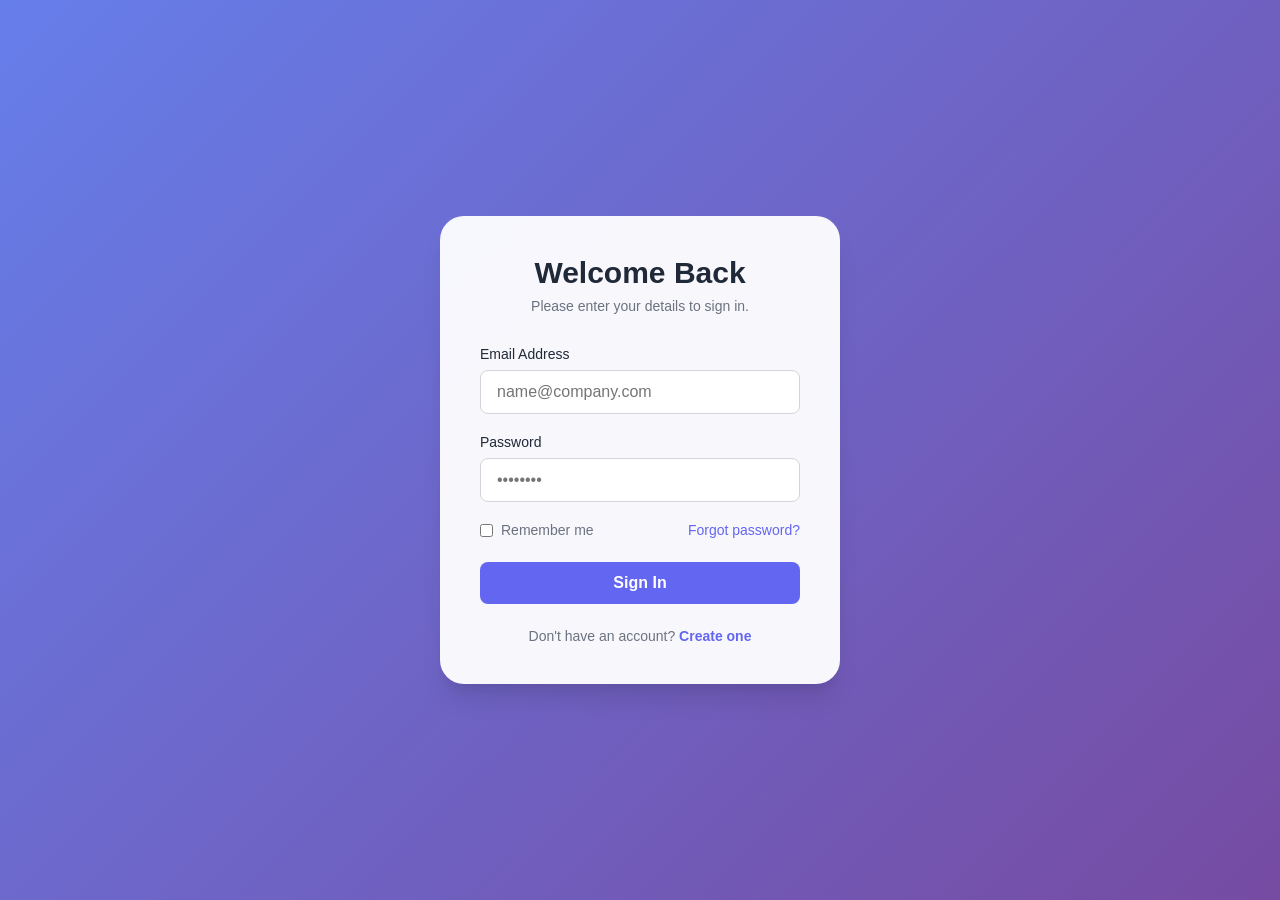
<file: Premium.html>
<!DOCTYPE html>
<html lang="en">
<head>
    <meta charset="UTF-8">
    <meta name="viewport" content="width=device-width, initial-scale=1.0">
    <title>Premium Login</title>
    <style>
        /* CSS Reset & Variables */
        :root {
            --primary-color: #6366f1;
            --primary-hover: #4f46e5;
            --bg-gradient: linear-gradient(135deg, #667eea 0%, #764ba2 100%);
            --glass-bg: rgba(255, 255, 255, 0.95);
            --text-main: #1f2937;
            --text-muted: #6b7280;
        }

        * {
            margin: 0;
            padding: 0;
            box-sizing: border-box;
            font-family: 'Inter', -apple-system, BlinkMacSystemFont, sans-serif;
        }

        body {
            height: 100vh;
            display: flex;
            align-items: center;
            justify-content: center;
            background: var(--bg-gradient);
            overflow: hidden;
        }

        /* Login Card */
        .login-card {
            background: var(--glass-bg);
            padding: 2.5rem;
            border-radius: 1.5rem;
            box-shadow: 0 20px 25px -5px rgba(0, 0, 0, 0.1), 0 10px 10px -5px rgba(0, 0, 0, 0.04);
            width: 100%;
            max-width: 400px;
            text-align: center;
            animation: fadeIn 0.6s ease-out;
        }

        @keyframes fadeIn {
            from { opacity: 0; transform: translateY(20px); }
            to { opacity: 1; transform: translateY(0); }
        }

        .login-card h1 {
            font-size: 1.875rem;
            font-weight: 700;
            color: var(--text-main);
            margin-bottom: 0.5rem;
        }

        .login-card p {
            color: var(--text-muted);
            margin-bottom: 2rem;
            font-size: 0.875rem;
        }

        /* Form Styling */
        .form-group {
            text-align: left;
            margin-bottom: 1.25rem;
        }

        .form-group label {
            display: block;
            font-size: 0.875rem;
            font-weight: 500;
            color: var(--text-main);
            margin-bottom: 0.5rem;
        }

        .form-group input {
            width: 100%;
            padding: 0.75rem 1rem;
            border: 1px solid #d1d5db;
            border-radius: 0.5rem;
            outline: none;
            transition: all 0.2s;
            font-size: 1rem;
        }

        .form-group input:focus {
            border-color: var(--primary-color);
            box-shadow: 0 0 0 3px rgba(99, 102, 241, 0.2);
        }

        /* Utilities */
        .flex-row {
            display: flex;
            justify-content: space-between;
            align-items: center;
            margin-bottom: 1.5rem;
            font-size: 0.875rem;
        }

        .remember-me {
            display: flex;
            align-items: center;
            gap: 0.5rem;
            color: var(--text-muted);
        }

        .forgot-password {
            color: var(--primary-color);
            text-decoration: none;
            font-weight: 500;
        }

        .forgot-password:hover {
            text-decoration: underline;
        }

        /* Button */
        .login-btn {
            width: 100%;
            background-color: var(--primary-color);
            color: white;
            padding: 0.75rem;
            border: none;
            border-radius: 0.5rem;
            font-size: 1rem;
            font-weight: 600;
            cursor: pointer;
            transition: background 0.3s;
        }

        .login-btn:hover {
            background-color: var(--primary-hover);
        }

        /* Footer */
        .signup-link {
            margin-top: 1.5rem;
            font-size: 0.875rem;
            color: var(--text-muted);
        }

        .signup-link a {
            color: var(--primary-color);
            text-decoration: none;
            font-weight: 600;
        }
    </style>
</head>
<body>

    <div class="login-card">
        <h1>Welcome Back</h1>
        <p>Please enter your details to sign in.</p>

        <form>
            <div class="form-group">
                <label for="email">Email Address</label>
                <input type="email" id="email" placeholder="name@company.com" required>
            </div>

            <div class="form-group">
                <label for="password">Password</label>
                <input type="password" id="password" placeholder="••••••••" required>
            </div>

            <div class="flex-row">
                <label class="remember-me">
                    <input type="checkbox"> Remember me
                </label>
                <a href="#" class="forgot-password">Forgot password?</a>
            </div>

            <button type="submit" class="login-btn">Sign In</button>
        </form>

        <div class="signup-link">
            Don't have an account? <a href="#">Create one</a>
        </div>
    </div>

</body>
</html>
</file>
